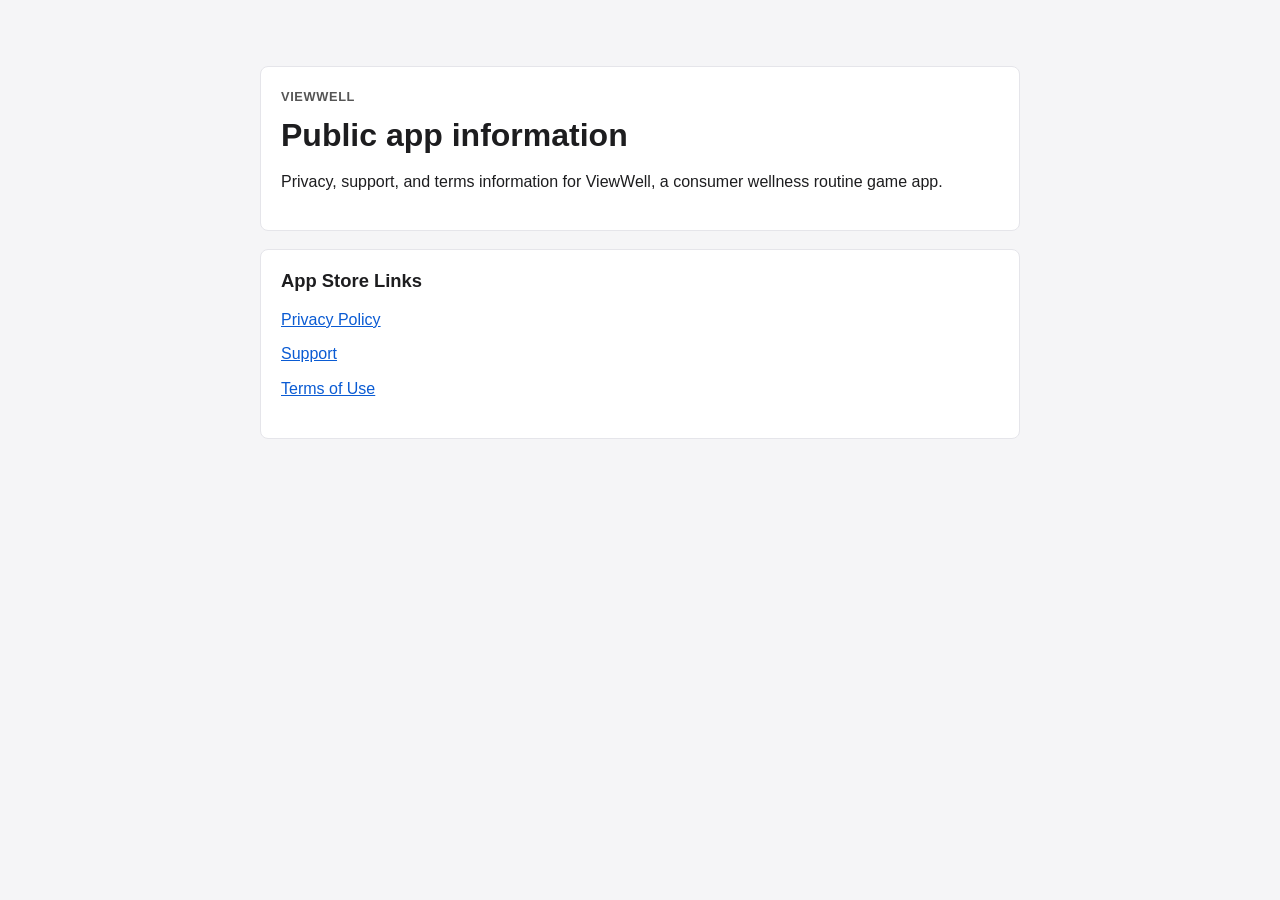
<file: index.html>
<!doctype html>
<html lang="en">
<head>
  <meta charset="utf-8">
  <meta name="viewport" content="width=device-width, initial-scale=1">
  <title>ViewWell</title>
  <link rel="stylesheet" href="styles.css">
</head>
<body>
<main>
  <header>
    <p class="eyebrow">ViewWell</p>
    <h1>Public app information</h1>
    <p>Privacy, support, and terms information for ViewWell, a consumer wellness routine game app.</p>
  </header>

  <section>
    <h2>App Store Links</h2>
    <ul class="link-list">
      <li><a href="privacy.html">Privacy Policy</a></li>
      <li><a href="support.html">Support</a></li>
      <li><a href="terms.html">Terms of Use</a></li>
    </ul>
  </section>
</main>
</body>
</html>
</file>
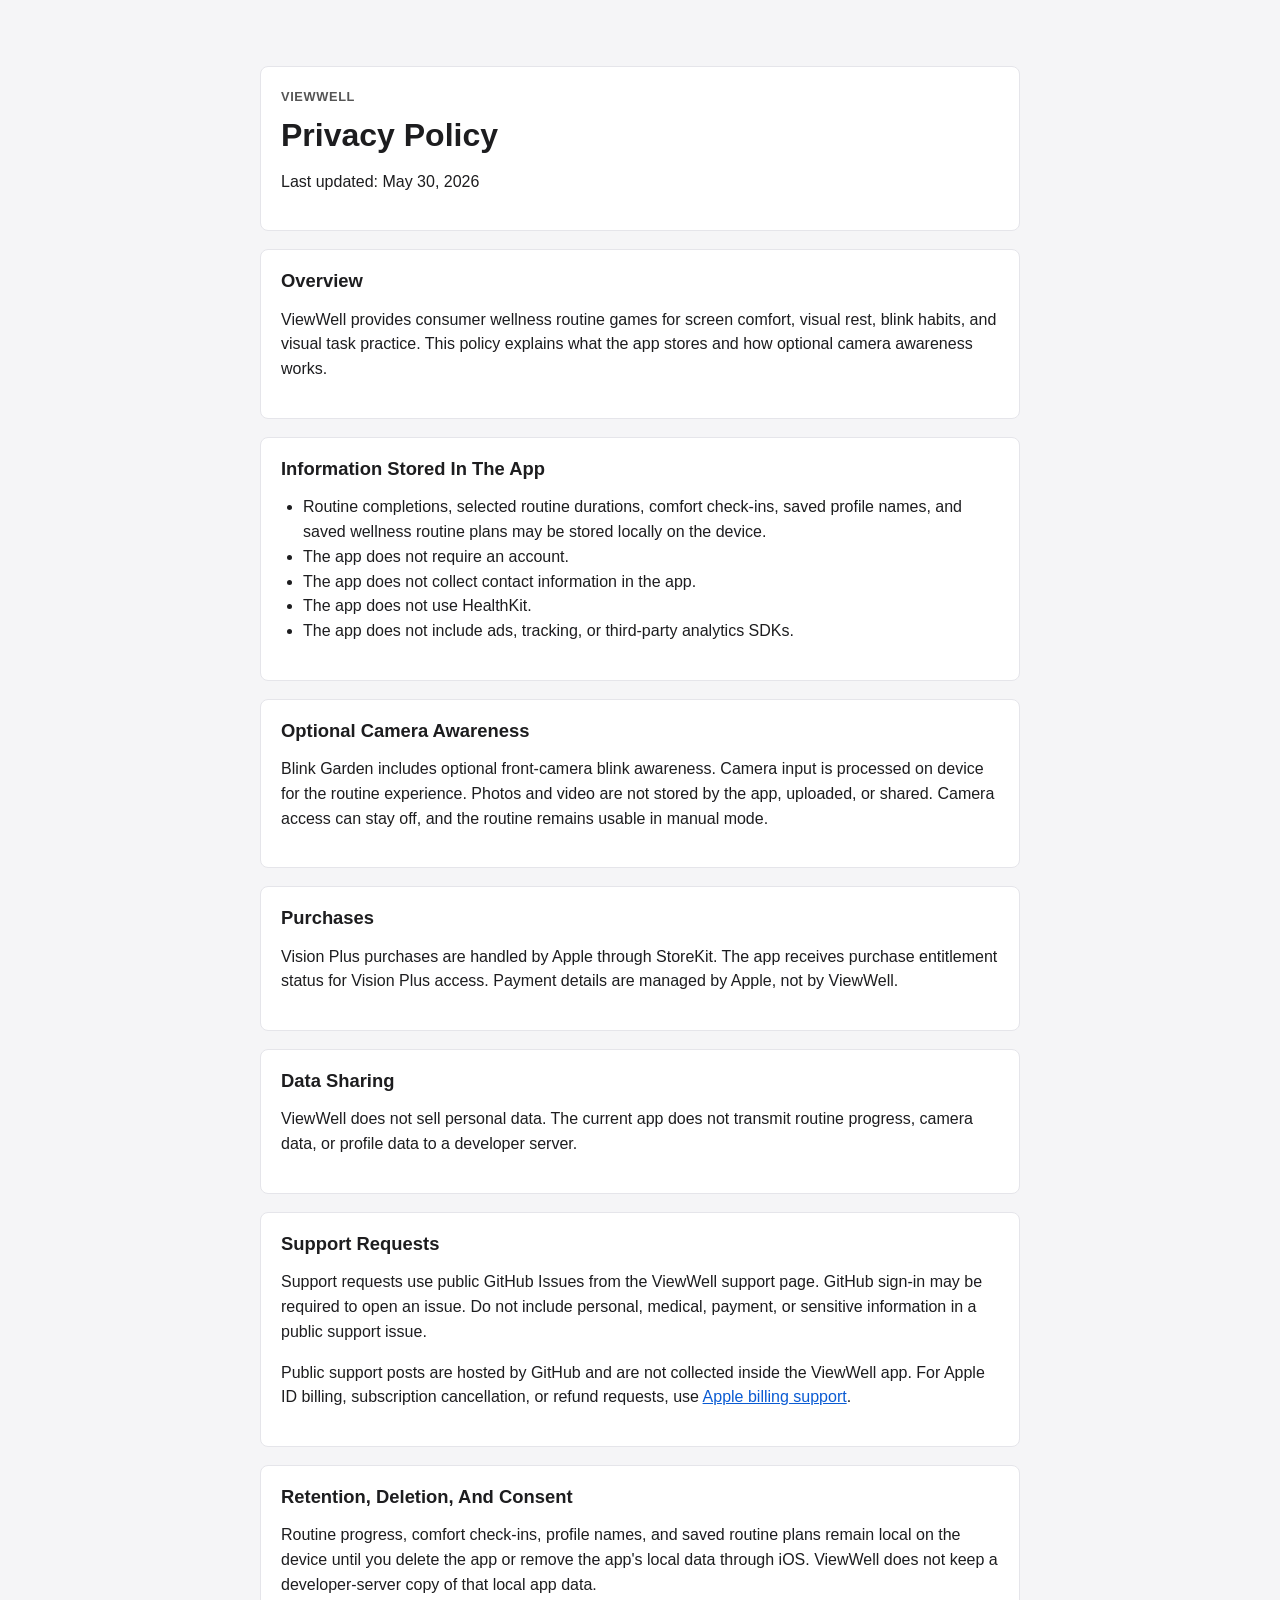
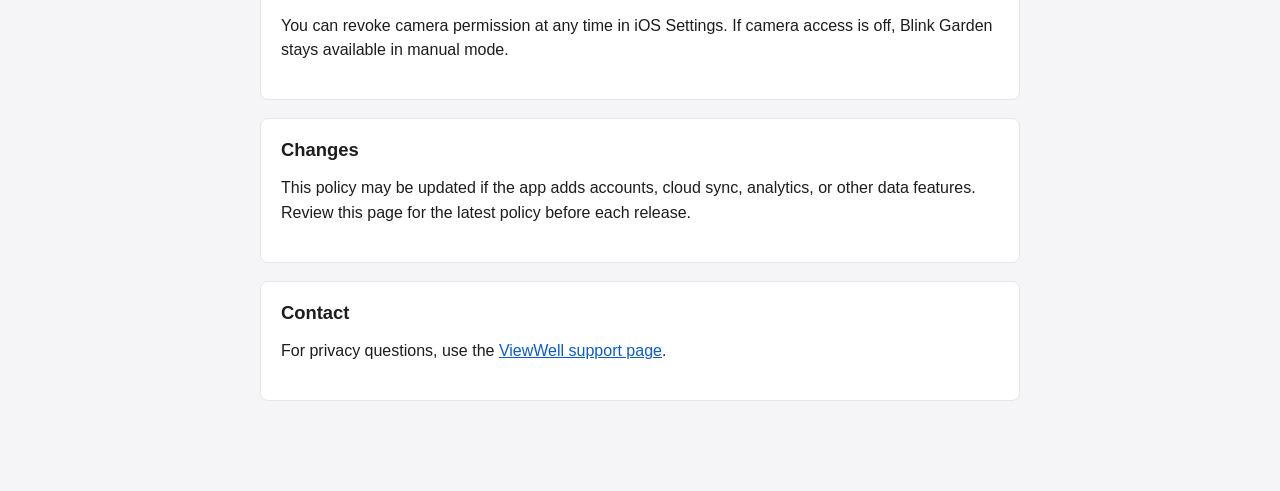
<file: privacy.html>
<!doctype html>
<html lang="en">
<head>
  <meta charset="utf-8">
  <meta name="viewport" content="width=device-width, initial-scale=1">
  <title>ViewWell Privacy Policy</title>
  <link rel="stylesheet" href="styles.css">
</head>
<body>
<main>
  <header>
    <p class="eyebrow">ViewWell</p>
    <h1>Privacy Policy</h1>
    <p>Last updated: May 30, 2026</p>
  </header>

  <section>
    <h2>Overview</h2>
    <p>ViewWell provides consumer wellness routine games for screen comfort, visual rest, blink habits, and visual task practice. This policy explains what the app stores and how optional camera awareness works.</p>
  </section>

  <section>
    <h2>Information Stored In The App</h2>
    <ul>
      <li>Routine completions, selected routine durations, comfort check-ins, saved profile names, and saved wellness routine plans may be stored locally on the device.</li>
      <li>The app does not require an account.</li>
      <li>The app does not collect contact information in the app.</li>
      <li>The app does not use HealthKit.</li>
      <li>The app does not include ads, tracking, or third-party analytics SDKs.</li>
    </ul>
  </section>

  <section>
    <h2>Optional Camera Awareness</h2>
    <p>Blink Garden includes optional front-camera blink awareness. Camera input is processed on device for the routine experience. Photos and video are not stored by the app, uploaded, or shared. Camera access can stay off, and the routine remains usable in manual mode.</p>
  </section>

  <section>
    <h2>Purchases</h2>
    <p>Vision Plus purchases are handled by Apple through StoreKit. The app receives purchase entitlement status for Vision Plus access. Payment details are managed by Apple, not by ViewWell.</p>
  </section>

  <section>
    <h2>Data Sharing</h2>
    <p>ViewWell does not sell personal data. The current app does not transmit routine progress, camera data, or profile data to a developer server.</p>
  </section>

  <section>
    <h2>Support Requests</h2>
    <p>Support requests use public GitHub Issues from the ViewWell support page. GitHub sign-in may be required to open an issue. Do not include personal, medical, payment, or sensitive information in a public support issue.</p>
    <p>Public support posts are hosted by GitHub and are not collected inside the ViewWell app. For Apple ID billing, subscription cancellation, or refund requests, use <a href="https://support.apple.com/billing">Apple billing support</a>.</p>
  </section>

  <section>
    <h2>Retention, Deletion, And Consent</h2>
    <p>Routine progress, comfort check-ins, profile names, and saved routine plans remain local on the device until you delete the app or remove the app's local data through iOS. ViewWell does not keep a developer-server copy of that local app data.</p>
    <p>You can revoke camera permission at any time in iOS Settings. If camera access is off, Blink Garden stays available in manual mode.</p>
  </section>

  <section>
    <h2>Changes</h2>
    <p>This policy may be updated if the app adds accounts, cloud sync, analytics, or other data features. Review this page for the latest policy before each release.</p>
  </section>

  <section>
    <h2>Contact</h2>
    <p>For privacy questions, use the <a href="support.html">ViewWell support page</a>.</p>
  </section>
</main>
</body>
</html>
</file>
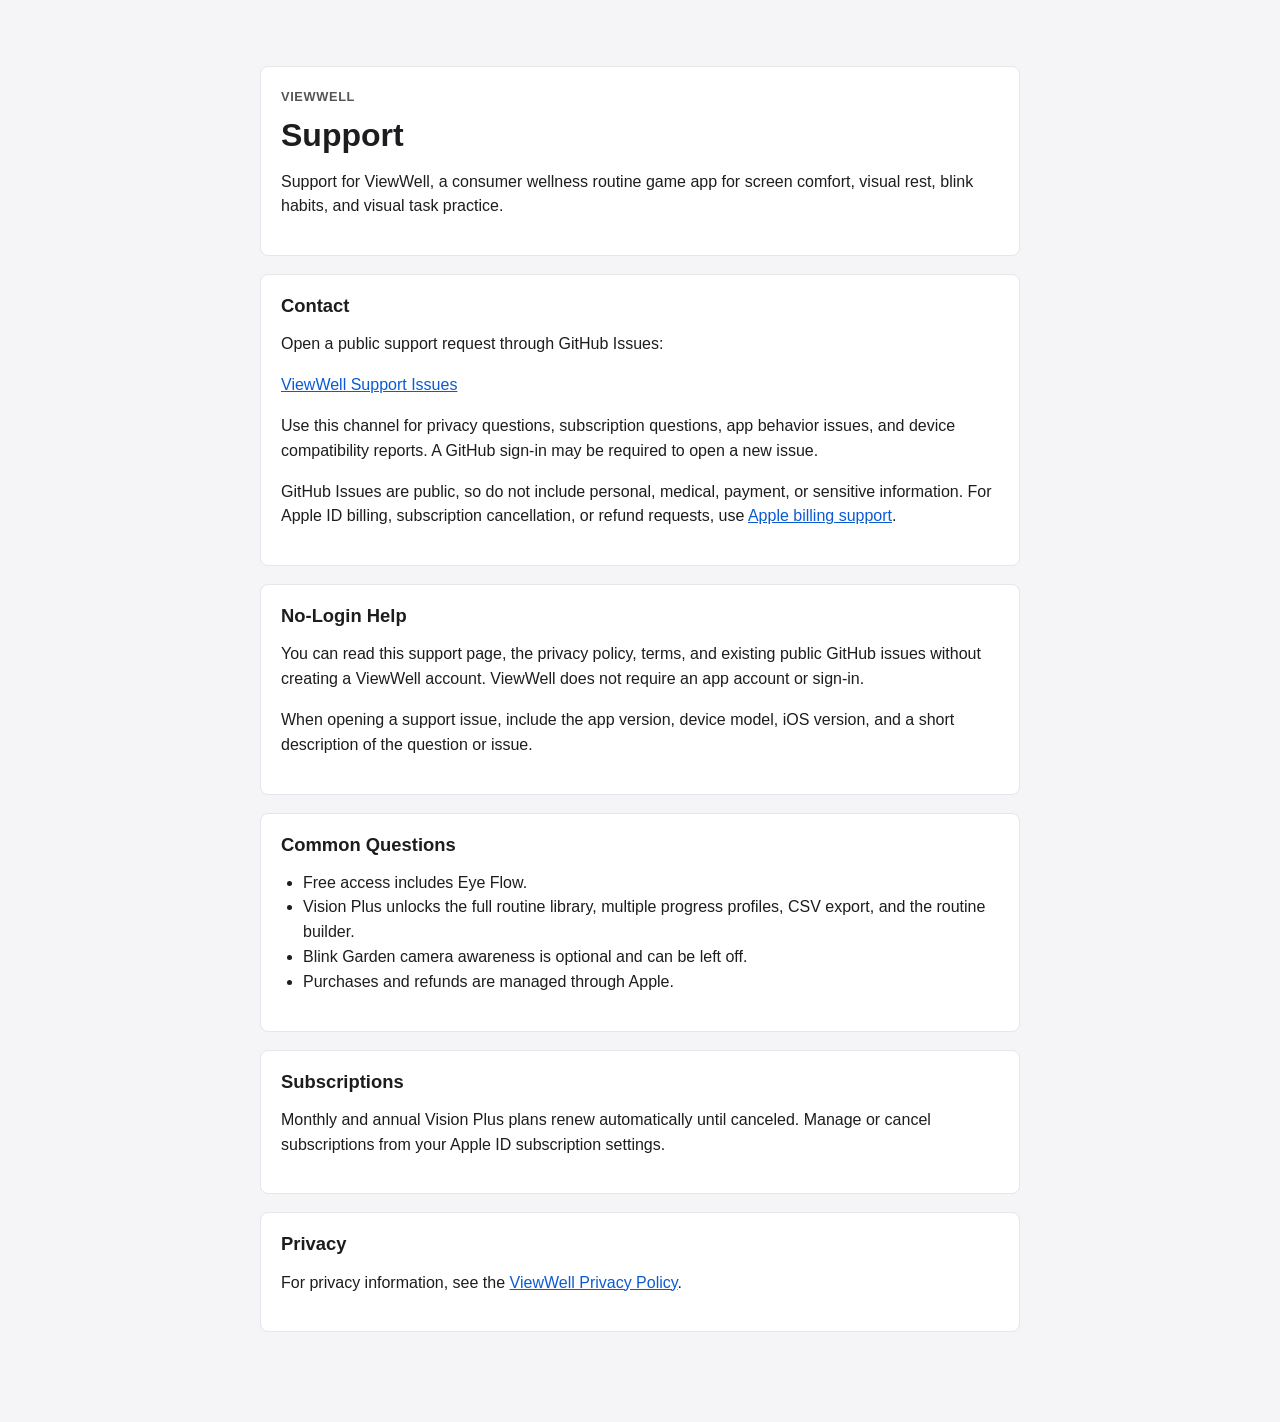
<file: support.html>
<!doctype html>
<html lang="en">
<head>
  <meta charset="utf-8">
  <meta name="viewport" content="width=device-width, initial-scale=1">
  <title>ViewWell Support</title>
  <link rel="stylesheet" href="styles.css">
</head>
<body>
<main>
  <header>
    <p class="eyebrow">ViewWell</p>
    <h1>Support</h1>
    <p>Support for ViewWell, a consumer wellness routine game app for screen comfort, visual rest, blink habits, and visual task practice.</p>
  </header>

  <section>
    <h2>Contact</h2>
    <p>Open a public support request through GitHub Issues:</p>
    <p><a href="https://github.com/sabaaziz991-hash/vision-track-support/issues/new/choose">ViewWell Support Issues</a></p>
    <p>Use this channel for privacy questions, subscription questions, app behavior issues, and device compatibility reports. A GitHub sign-in may be required to open a new issue.</p>
    <p>GitHub Issues are public, so do not include personal, medical, payment, or sensitive information. For Apple ID billing, subscription cancellation, or refund requests, use <a href="https://support.apple.com/billing">Apple billing support</a>.</p>
  </section>

  <section>
    <h2>No-Login Help</h2>
    <p>You can read this support page, the privacy policy, terms, and existing public GitHub issues without creating a ViewWell account. ViewWell does not require an app account or sign-in.</p>
    <p>When opening a support issue, include the app version, device model, iOS version, and a short description of the question or issue.</p>
  </section>

  <section>
    <h2>Common Questions</h2>
    <ul>
      <li>Free access includes Eye Flow.</li>
      <li>Vision Plus unlocks the full routine library, multiple progress profiles, CSV export, and the routine builder.</li>
      <li>Blink Garden camera awareness is optional and can be left off.</li>
      <li>Purchases and refunds are managed through Apple.</li>
    </ul>
  </section>

  <section>
    <h2>Subscriptions</h2>
    <p>Monthly and annual Vision Plus plans renew automatically until canceled. Manage or cancel subscriptions from your Apple ID subscription settings.</p>
  </section>

  <section>
    <h2>Privacy</h2>
    <p>For privacy information, see the <a href="privacy.html">ViewWell Privacy Policy</a>.</p>
  </section>
</main>
</body>
</html>
</file>
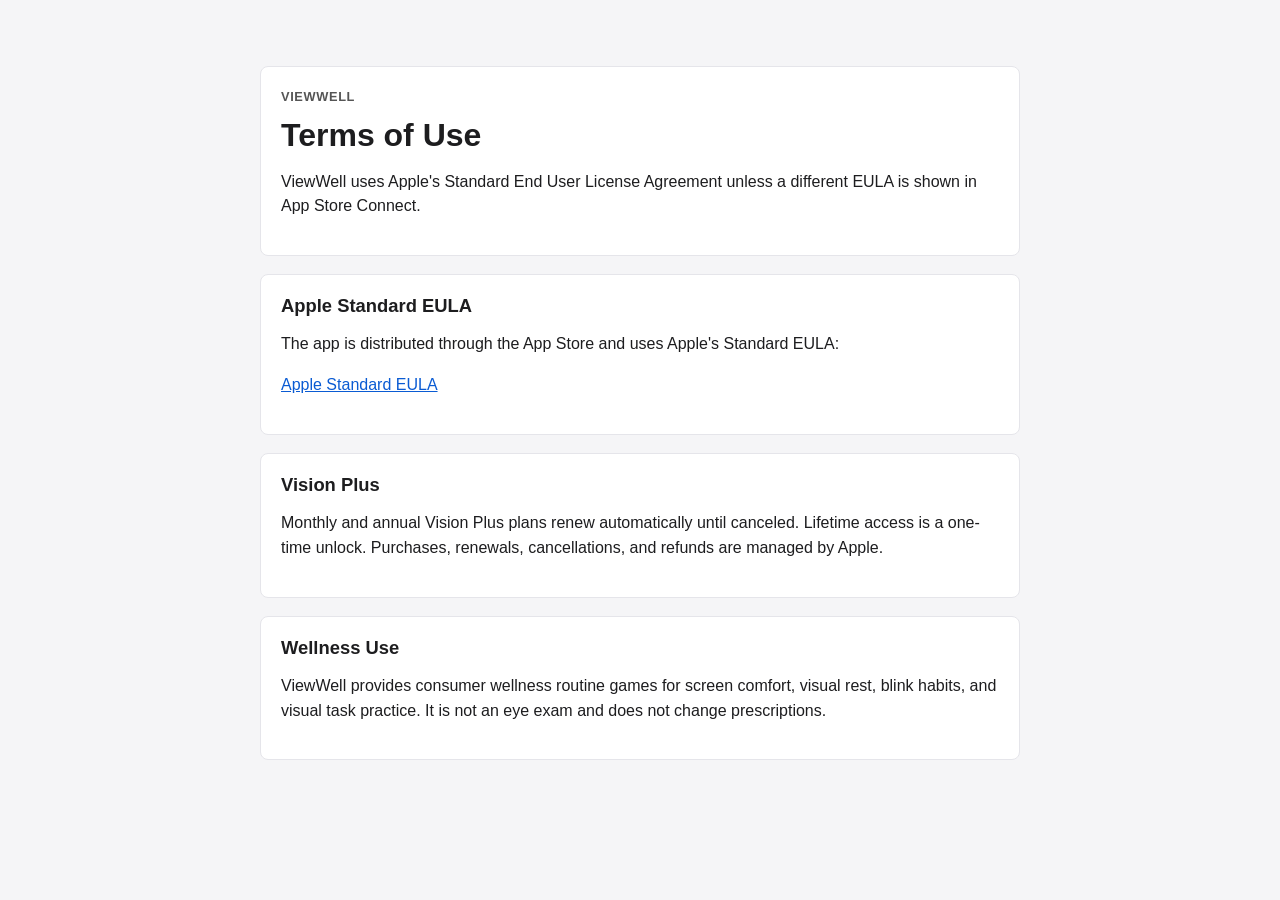
<file: terms.html>
<!doctype html>
<html lang="en">
<head>
  <meta charset="utf-8">
  <meta name="viewport" content="width=device-width, initial-scale=1">
  <title>ViewWell Terms of Use</title>
  <link rel="stylesheet" href="styles.css">
</head>
<body>
<main>
  <header>
    <p class="eyebrow">ViewWell</p>
    <h1>Terms of Use</h1>
    <p>ViewWell uses Apple's Standard End User License Agreement unless a different EULA is shown in App Store Connect.</p>
  </header>

  <section>
    <h2>Apple Standard EULA</h2>
    <p>The app is distributed through the App Store and uses Apple's Standard EULA:</p>
    <p><a href="https://www.apple.com/legal/internet-services/itunes/dev/stdeula/">Apple Standard EULA</a></p>
  </section>

  <section>
    <h2>Vision Plus</h2>
    <p>Monthly and annual Vision Plus plans renew automatically until canceled. Lifetime access is a one-time unlock. Purchases, renewals, cancellations, and refunds are managed by Apple.</p>
  </section>

  <section>
    <h2>Wellness Use</h2>
    <p>ViewWell provides consumer wellness routine games for screen comfort, visual rest, blink habits, and visual task practice. It is not an eye exam and does not change prescriptions.</p>
  </section>
</main>
</body>
</html>
</file>
<file: styles.css>
body {
  background: #f5f5f7;
  color: #1d1d1f;
  font-family: -apple-system, BlinkMacSystemFont, "Segoe UI", sans-serif;
  line-height: 1.55;
  margin: 0;
}

main {
  margin: 0 auto;
  max-width: 760px;
  padding: 48px 22px 72px;
}

header,
section {
  background: #fff;
  border: 1px solid #e5e5ea;
  border-radius: 8px;
  margin: 18px 0;
  padding: 20px;
}

h1,
h2 {
  line-height: 1.15;
}

h1 {
  font-size: 2rem;
  margin: 0 0 8px;
}

h2 {
  font-size: 1.15rem;
  margin-top: 0;
}

a {
  color: #0a5bd3;
}

ul {
  padding-left: 22px;
}

.eyebrow {
  color: #555;
  font-size: .8rem;
  font-weight: 700;
  letter-spacing: .05em;
  margin: 0 0 10px;
  text-transform: uppercase;
}

.link-list {
  list-style: none;
  padding-left: 0;
}

.link-list li {
  margin: 10px 0;
}
</file>
